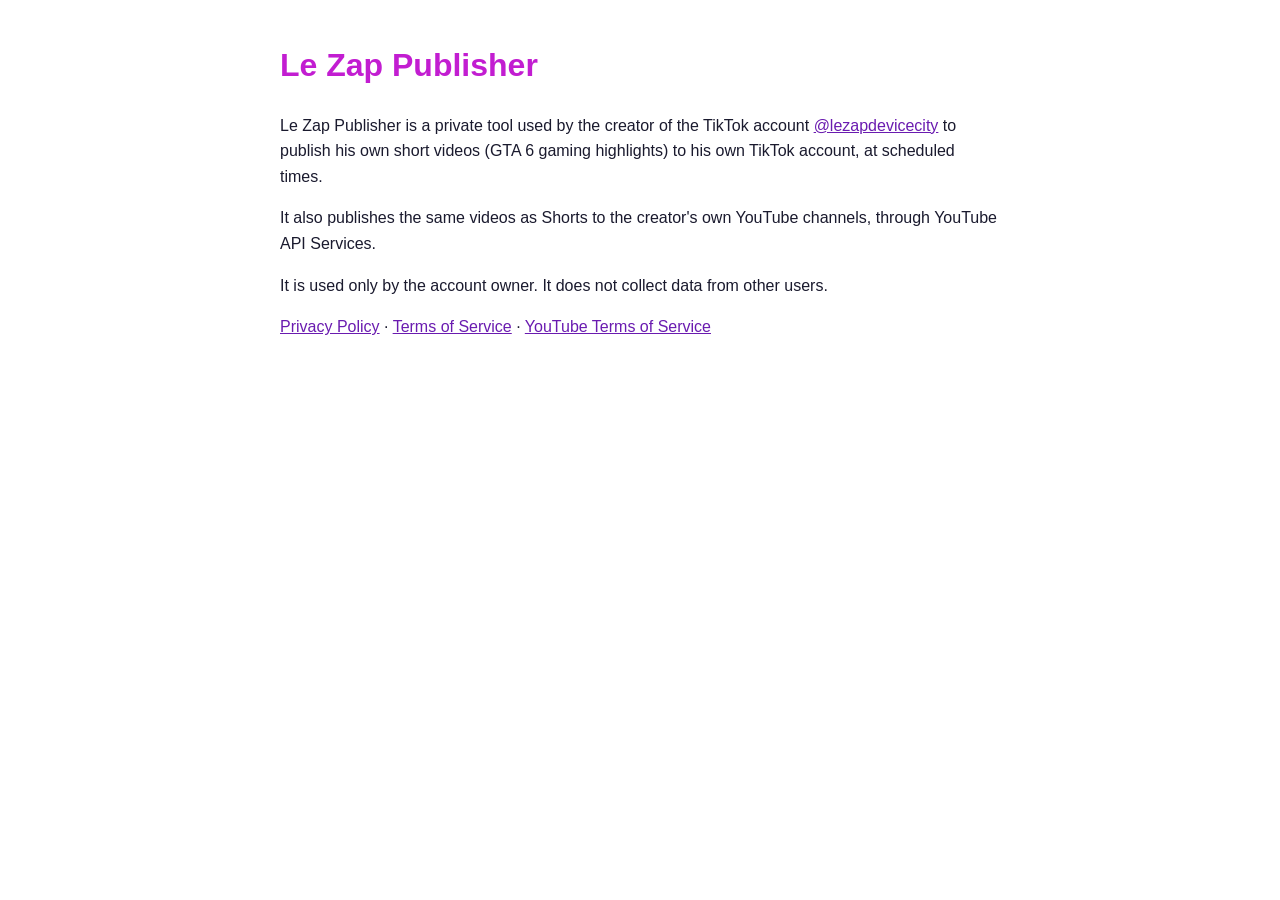
<file: index.html>
<!doctype html><html lang="fr"><head><meta charset="utf-8"><meta name="viewport" content="width=device-width,initial-scale=1"><title>Le Zap Publisher</title><link rel="stylesheet" href="style.css"></head><body>
<h1>Le Zap Publisher</h1>
<p>Le Zap Publisher is a private tool used by the creator of the TikTok account <a href="https://www.tiktok.com/@lezapdevicecity">@lezapdevicecity</a> to publish his own short videos (GTA 6 gaming highlights) to his own TikTok account, at scheduled times.</p>
<p>It also publishes the same videos as Shorts to the creator's own YouTube channels, through YouTube API Services.</p>
<p>It is used only by the account owner. It does not collect data from other users.</p>
<p><a href="privacy.html">Privacy Policy</a> · <a href="terms.html">Terms of Service</a> · <a href="https://www.youtube.com/t/terms">YouTube Terms of Service</a></p>
</body></html>
</file>
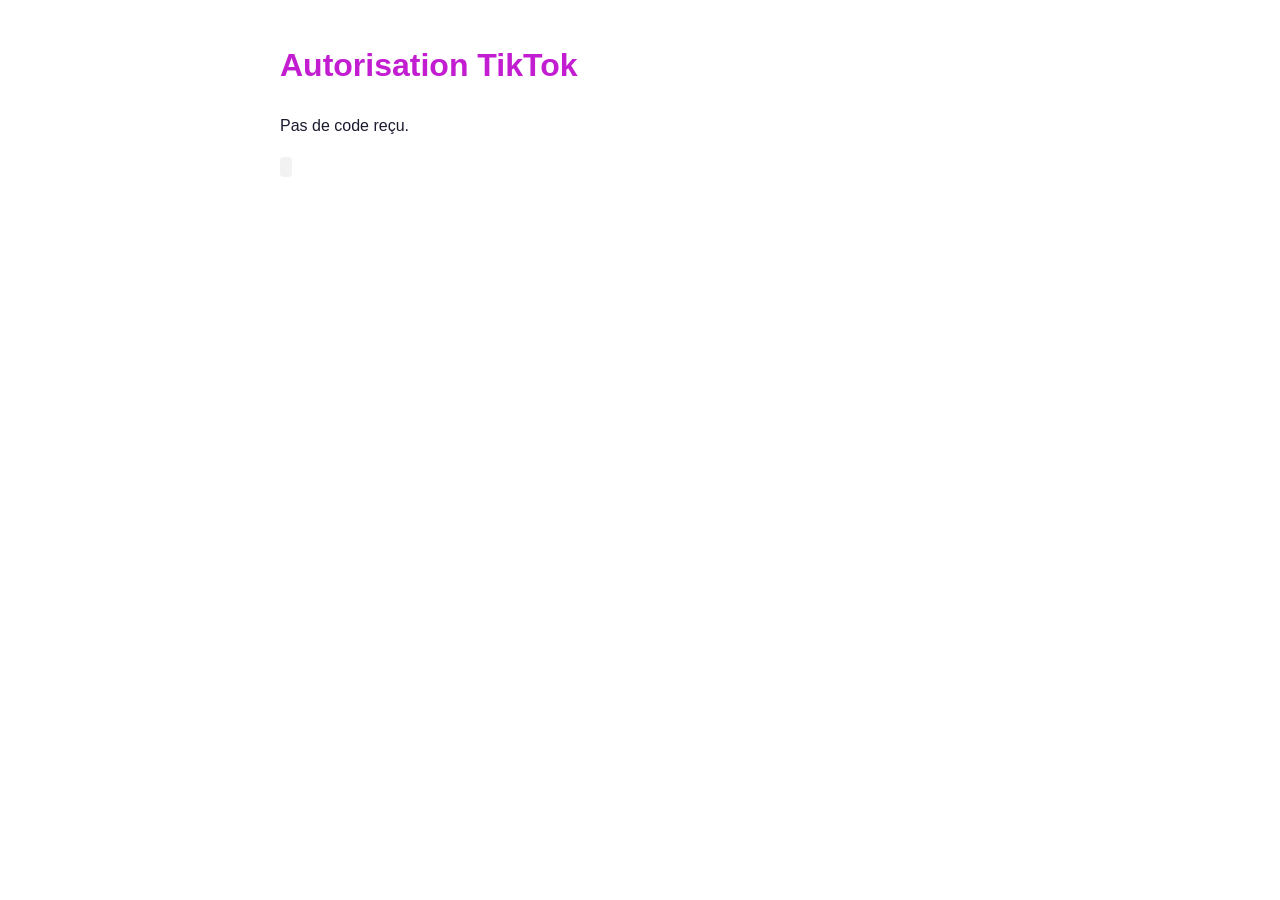
<file: callback.html>
<!doctype html><html lang="fr"><head><meta charset="utf-8"><meta name="viewport" content="width=device-width,initial-scale=1"><title>Autorisation TikTok</title><link rel="stylesheet" href="style.css"></head><body>
<h1>Autorisation TikTok</h1>
<p id="msg">Lecture du code…</p>
<p><code id="code"></code></p>
<script>
const p = new URLSearchParams(location.search);
const code = p.get('code'), err = p.get('error');
document.getElementById('msg').textContent = code ? "C'est autorisé. Copie ce code et colle-le à Claude :" : ("Pas de code reçu" + (err ? " (" + err + ")" : "") + ".");
if (code) document.getElementById('code').textContent = code;
</script>
</body></html>
</file>
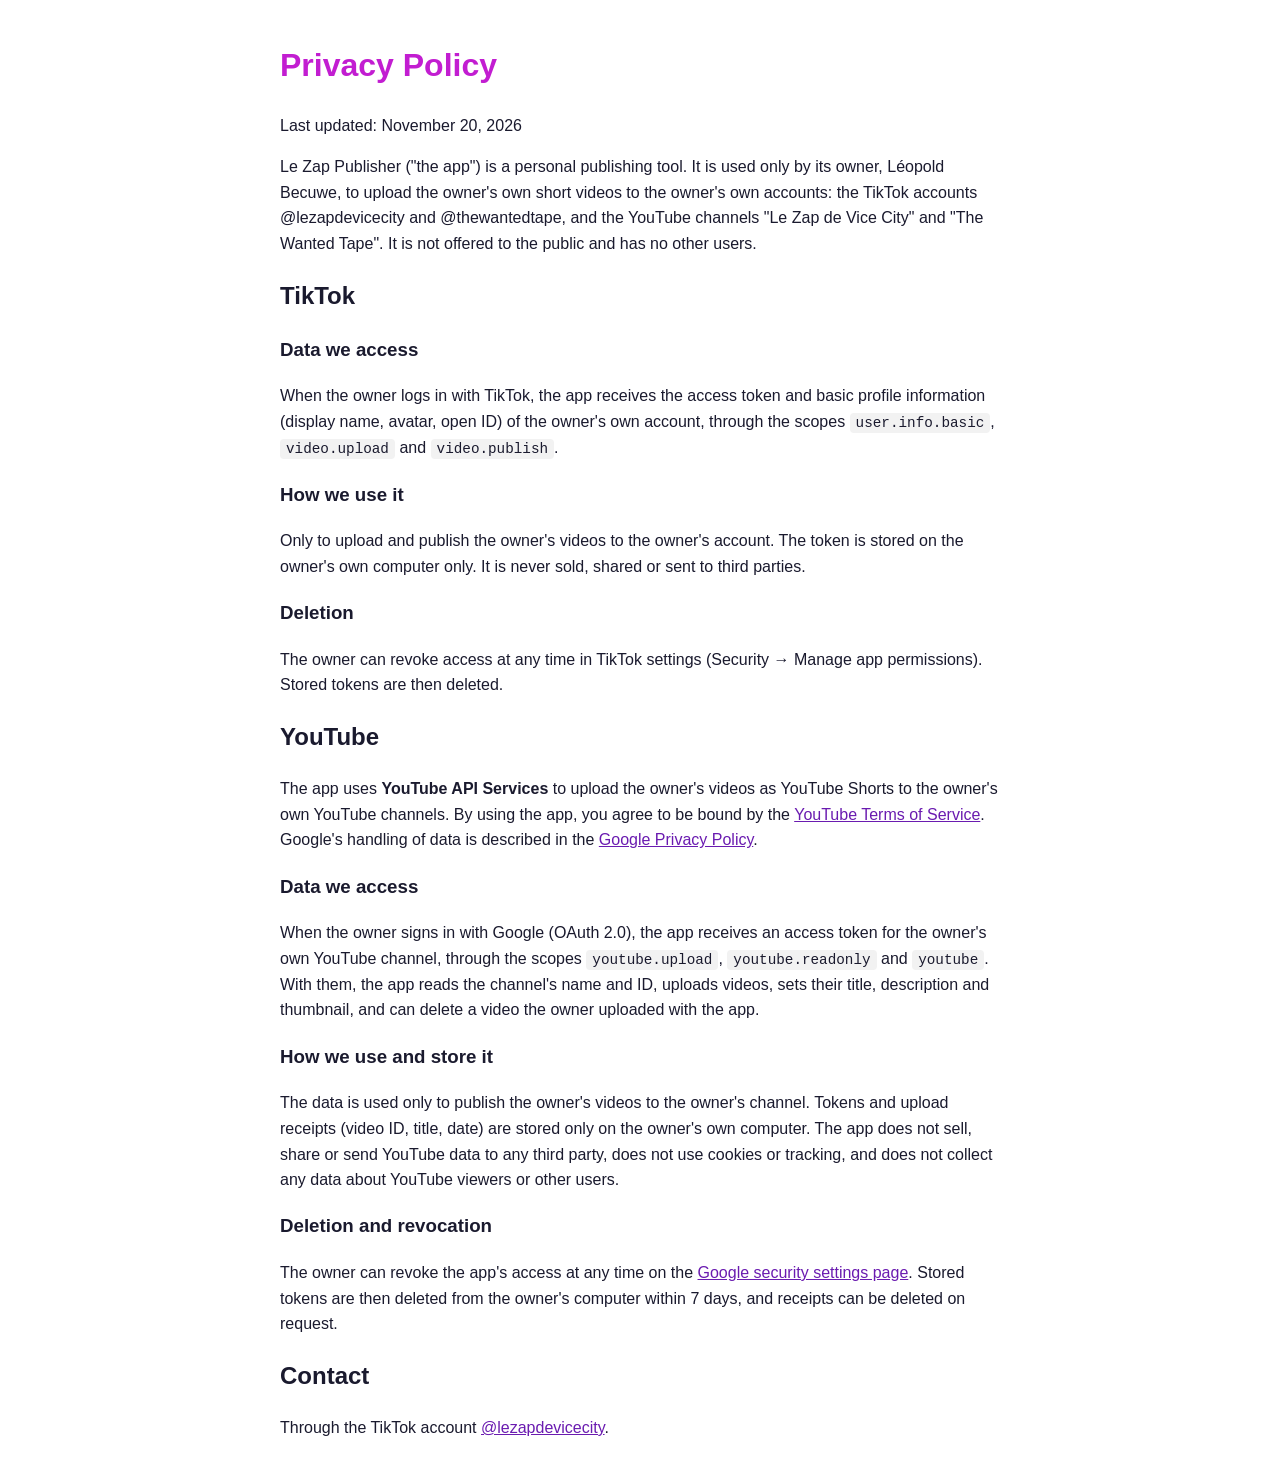
<file: privacy.html>
<!doctype html><html lang="en"><head><meta charset="utf-8"><meta name="viewport" content="width=device-width,initial-scale=1"><title>Privacy Policy – Le Zap Publisher</title><link rel="stylesheet" href="style.css"></head><body>
<h1>Privacy Policy</h1><p>Last updated: November 20, 2026</p>
<p>Le Zap Publisher ("the app") is a personal publishing tool. It is used only by its owner, Léopold Becuwe, to upload the owner's own short videos to the owner's own accounts: the TikTok accounts @lezapdevicecity and @thewantedtape, and the YouTube channels "Le Zap de Vice City" and "The Wanted Tape". It is not offered to the public and has no other users.</p>

<h2>TikTok</h2>
<h3>Data we access</h3>
<p>When the owner logs in with TikTok, the app receives the access token and basic profile information (display name, avatar, open ID) of the owner's own account, through the scopes <code>user.info.basic</code>, <code>video.upload</code> and <code>video.publish</code>.</p>
<h3>How we use it</h3>
<p>Only to upload and publish the owner's videos to the owner's account. The token is stored on the owner's own computer only. It is never sold, shared or sent to third parties.</p>
<h3>Deletion</h3>
<p>The owner can revoke access at any time in TikTok settings (Security → Manage app permissions). Stored tokens are then deleted.</p>

<h2>YouTube</h2>
<p>The app uses <strong>YouTube API Services</strong> to upload the owner's videos as YouTube Shorts to the owner's own YouTube channels. By using the app, you agree to be bound by the <a href="https://www.youtube.com/t/terms">YouTube Terms of Service</a>. Google's handling of data is described in the <a href="https://policies.google.com/privacy">Google Privacy Policy</a>.</p>
<h3>Data we access</h3>
<p>When the owner signs in with Google (OAuth 2.0), the app receives an access token for the owner's own YouTube channel, through the scopes <code>youtube.upload</code>, <code>youtube.readonly</code> and <code>youtube</code>. With them, the app reads the channel's name and ID, uploads videos, sets their title, description and thumbnail, and can delete a video the owner uploaded with the app.</p>
<h3>How we use and store it</h3>
<p>The data is used only to publish the owner's videos to the owner's channel. Tokens and upload receipts (video ID, title, date) are stored only on the owner's own computer. The app does not sell, share or send YouTube data to any third party, does not use cookies or tracking, and does not collect any data about YouTube viewers or other users.</p>
<h3>Deletion and revocation</h3>
<p>The owner can revoke the app's access at any time on the <a href="https://security.google.com/settings/security/permissions">Google security settings page</a>. Stored tokens are then deleted from the owner's computer within 7 days, and receipts can be deleted on request.</p>

<h2>Contact</h2><p>Through the TikTok account <a href="https://www.tiktok.com/@lezapdevicecity">@lezapdevicecity</a>.</p>
</body></html>
</file>
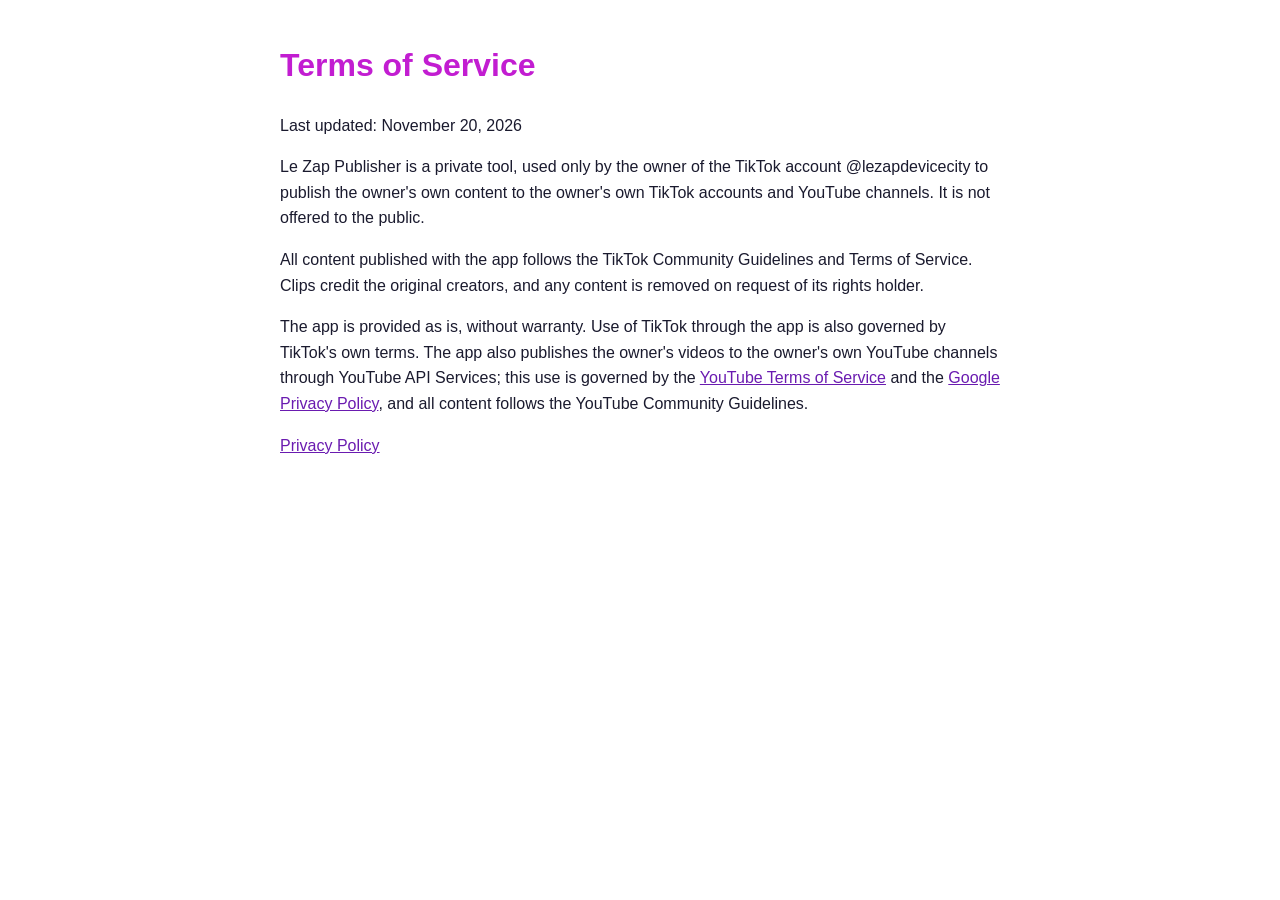
<file: terms.html>
<!doctype html><html lang="en"><head><meta charset="utf-8"><meta name="viewport" content="width=device-width,initial-scale=1"><title>Terms of Service – Le Zap Publisher</title><link rel="stylesheet" href="style.css"></head><body>
<h1>Terms of Service</h1><p>Last updated: November 20, 2026</p>
<p>Le Zap Publisher is a private tool, used only by the owner of the TikTok account @lezapdevicecity to publish the owner's own content to the owner's own TikTok accounts and YouTube channels. It is not offered to the public.</p>
<p>All content published with the app follows the TikTok Community Guidelines and Terms of Service. Clips credit the original creators, and any content is removed on request of its rights holder.</p>
<p>The app is provided as is, without warranty. Use of TikTok through the app is also governed by TikTok's own terms. The app also publishes the owner's videos to the owner's own YouTube channels through YouTube API Services; this use is governed by the <a href="https://www.youtube.com/t/terms">YouTube Terms of Service</a> and the <a href="https://policies.google.com/privacy">Google Privacy Policy</a>, and all content follows the YouTube Community Guidelines.</p>
<p><a href="privacy.html">Privacy Policy</a></p>
</body></html>
</file>
<file: style.css>
body{font-family:-apple-system,Segoe UI,Roboto,sans-serif;max-width:720px;margin:40px auto;padding:0 16px;line-height:1.6;color:#1a1a2e;background:#fff}
h1{color:#c21dd1}a{color:#6a1bb0}code{background:#f2f2f2;padding:2px 6px;border-radius:4px;font-size:1.1em}
</file>
